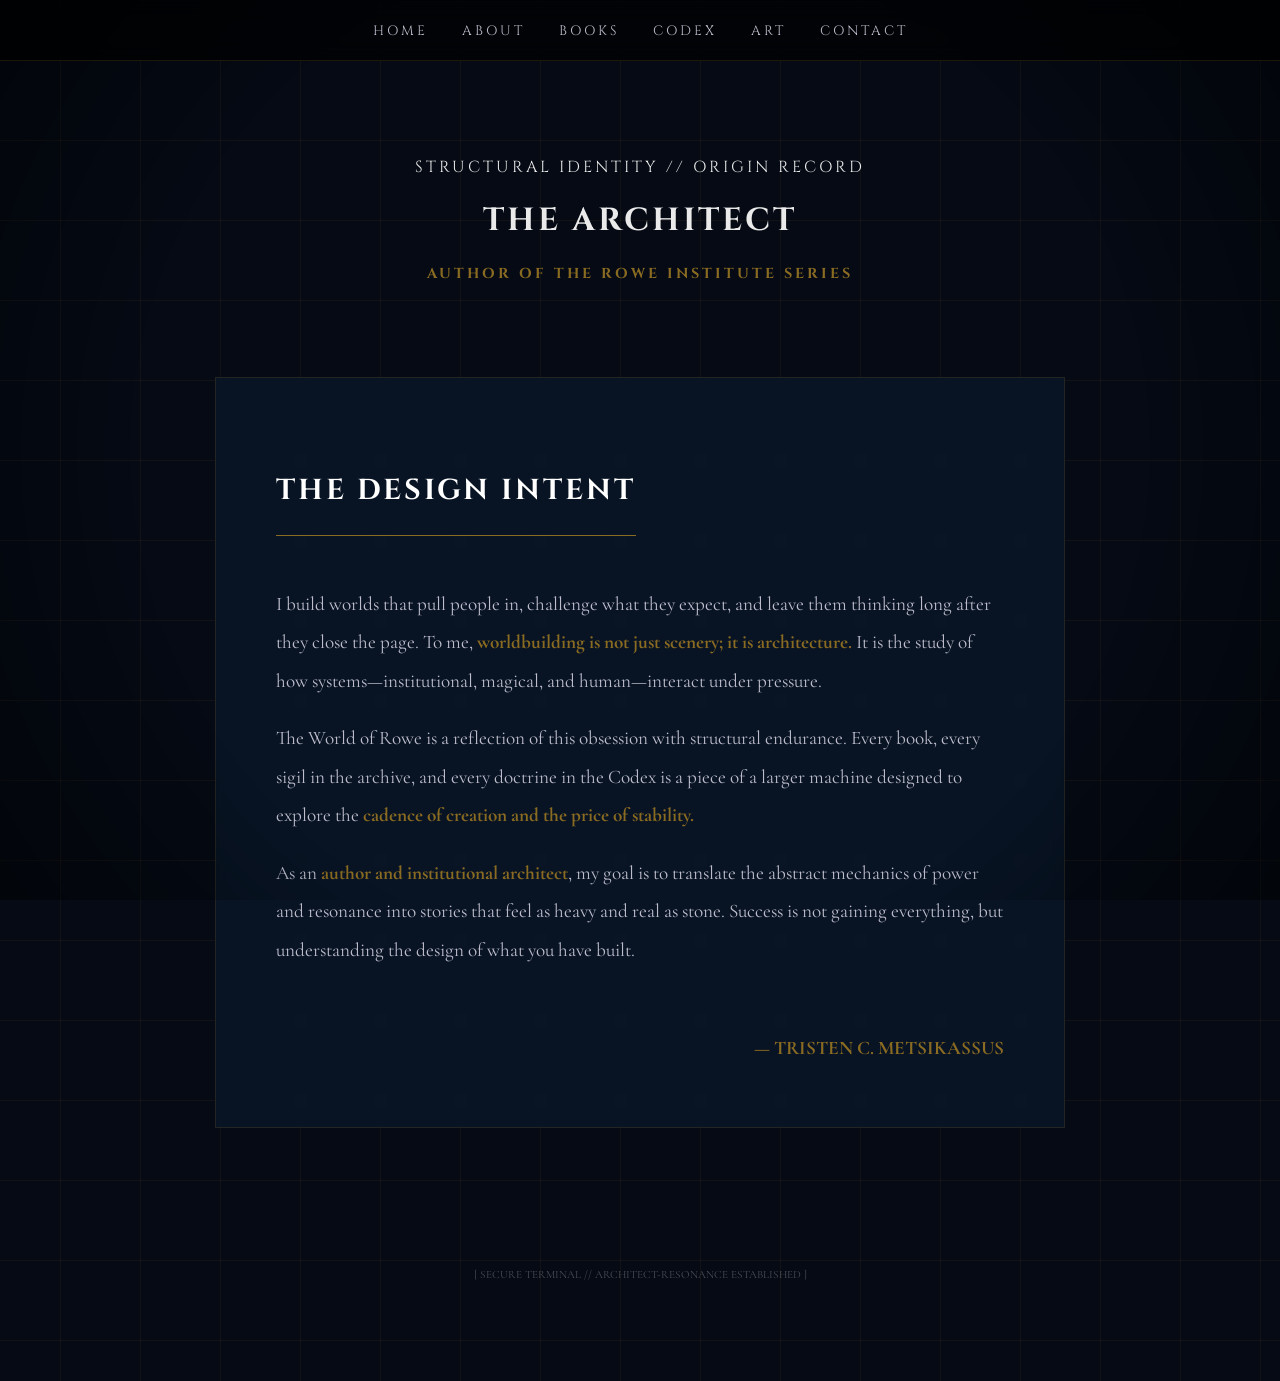
<file: About.html>
<!DOCTYPE html>
<html lang="en">
<head>
    <meta charset="UTF-8">
    <meta name="viewport" content="width=device-width, initial-scale=1.0">
    <title>The Architect | Tristen C. Metsikassus</title>
    <link rel="stylesheet" href="style.css">
    <style>
        header { text-align: center; padding: 140px 20px 40px; }
        .manifesto-container { max-width: 850px; margin: 40px auto; padding: 0 20px; }
        .manifesto-card { padding: 60px; line-height: 2; font-size: 1.2rem; color: var(--subtext); }
        .manifesto-card h2 { color: #fff; font-size: 1.8rem; margin-bottom: 30px; border-bottom: 1px solid var(--gold); padding-bottom: 15px; display: inline-block; }
        .highlight { color: var(--gold); font-weight: bold; }
        .signature { margin-top: 60px; text-align: right; font-weight: bold; color: var(--gold); }
    </style>
</head>
<body>

<nav>
    <a href="index.html">HOME</a>
    <a href="About.html">ABOUT</a>
    <a href="Books.html">BOOKS</a>
    <a href="Codex.html">CODEX</a>
    <a href="Art.html">ART</a>
    <a href="Contact.html">CONTACT</a>
</nav>

<header>
    <p class="subtitle">Structural Identity // Origin Record</p>
        <h1>The Architect</h1>
    <p style="color: var(--gold); font-family: 'Cinzel', serif; letter-spacing: 3px; font-weight: bold; margin-top: 20px; text-transform: uppercase; font-size: 0.9rem;">Author of the Rowe Institute series</p>
</header>

<div class="manifesto-container">
    <div class="manifesto-card card">
        <h2>The Design Intent</h2>
        <p>
            I build worlds that pull people in, challenge what they expect, and leave them thinking long after they close the page. To me, <span class="highlight">worldbuilding is not just scenery; it is architecture.</span> It is the study of how systems—institutional, magical, and human—interact under pressure.
        </p>
        <p>
            The World of Rowe is a reflection of this obsession with structural endurance. Every book, every sigil in the archive, and every doctrine in the Codex is a piece of a larger machine designed to explore the <span class="highlight">cadence of creation and the price of stability.</span>
        </p>
        <p>
            As an <span class="highlight">author and institutional architect</span>, my goal is to translate the abstract mechanics of power and resonance into stories that feel as heavy and real as stone. Success is not gaining everything, but understanding the design of what you have built.
        </p>
        <div class="signature">— TRISTEN C. METSIKASSUS</div>
    </div>
</div>

<footer style="text-align: center; padding: 100px; opacity: 0.3; font-size: 0.7rem;">[ SECURE TERMINAL // ARCHITECT-RESONANCE ESTABLISHED ]</footer>

</body>
</html>
</file>
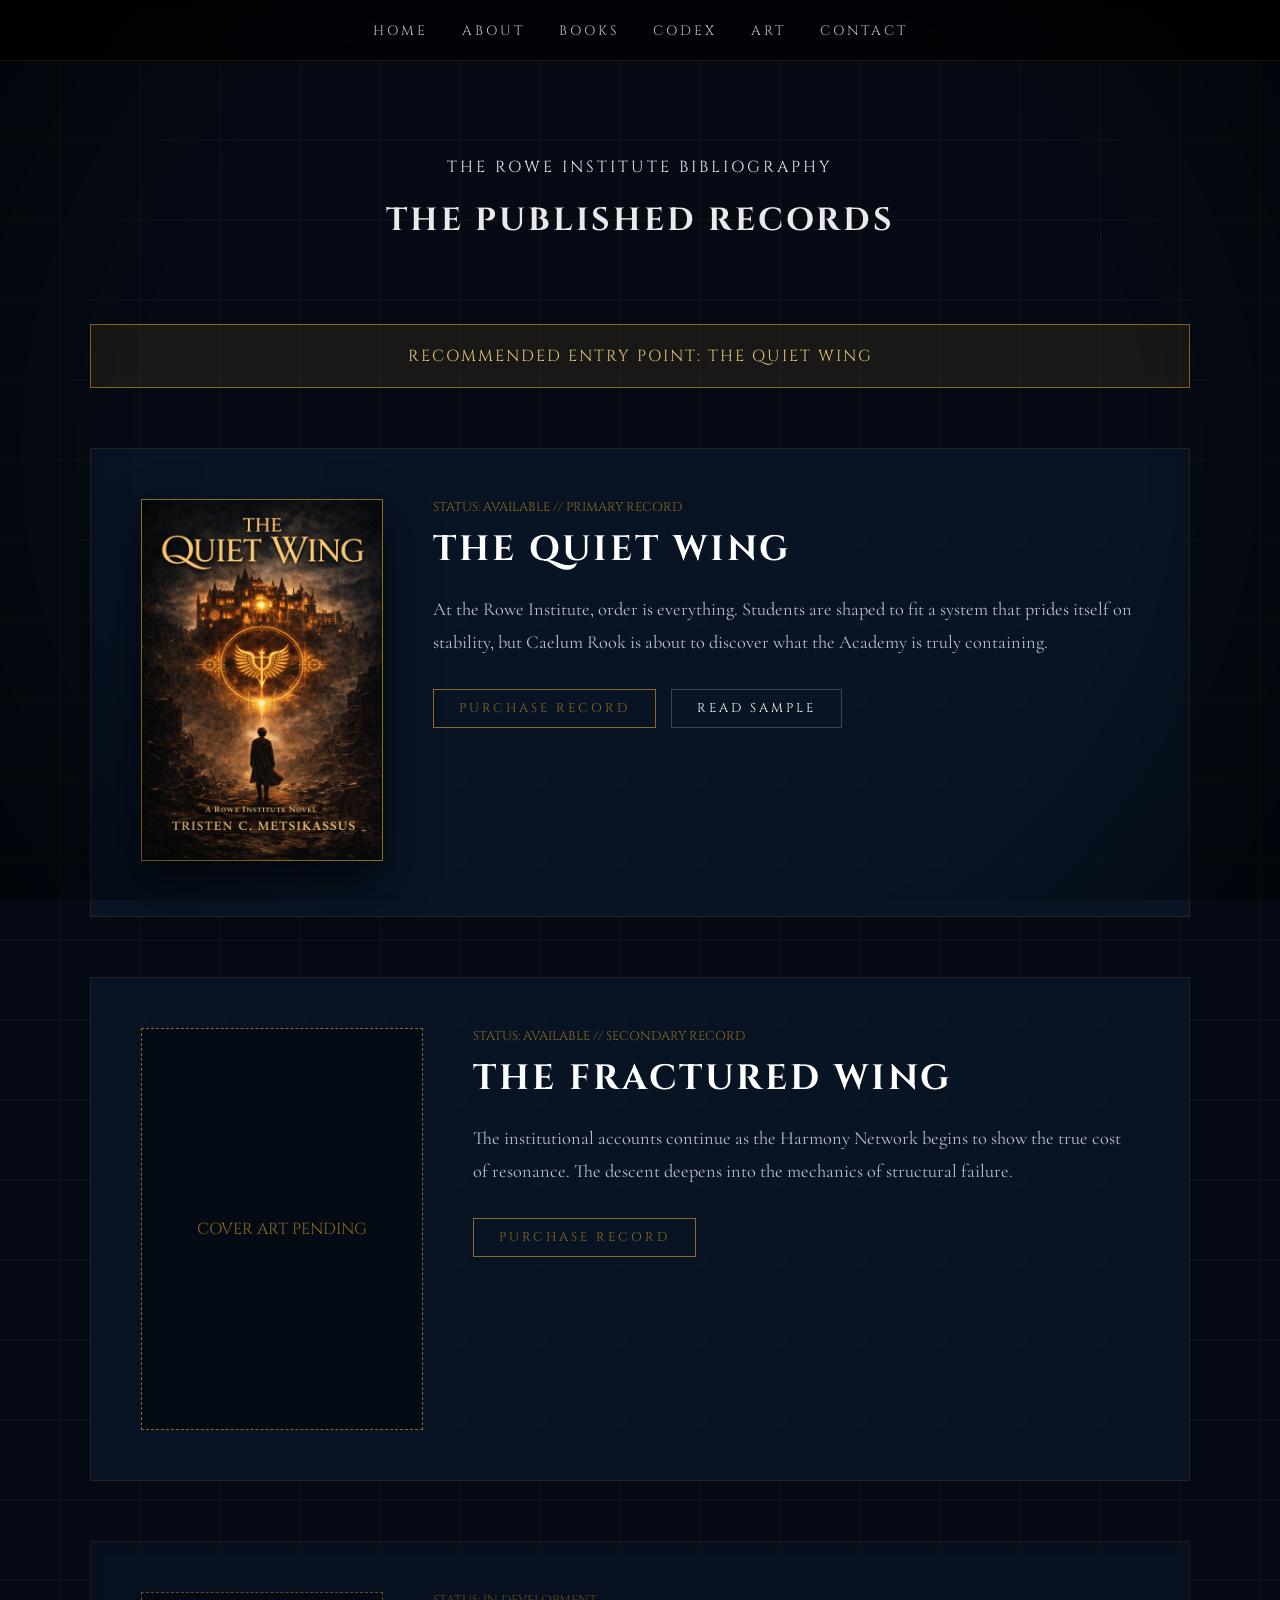
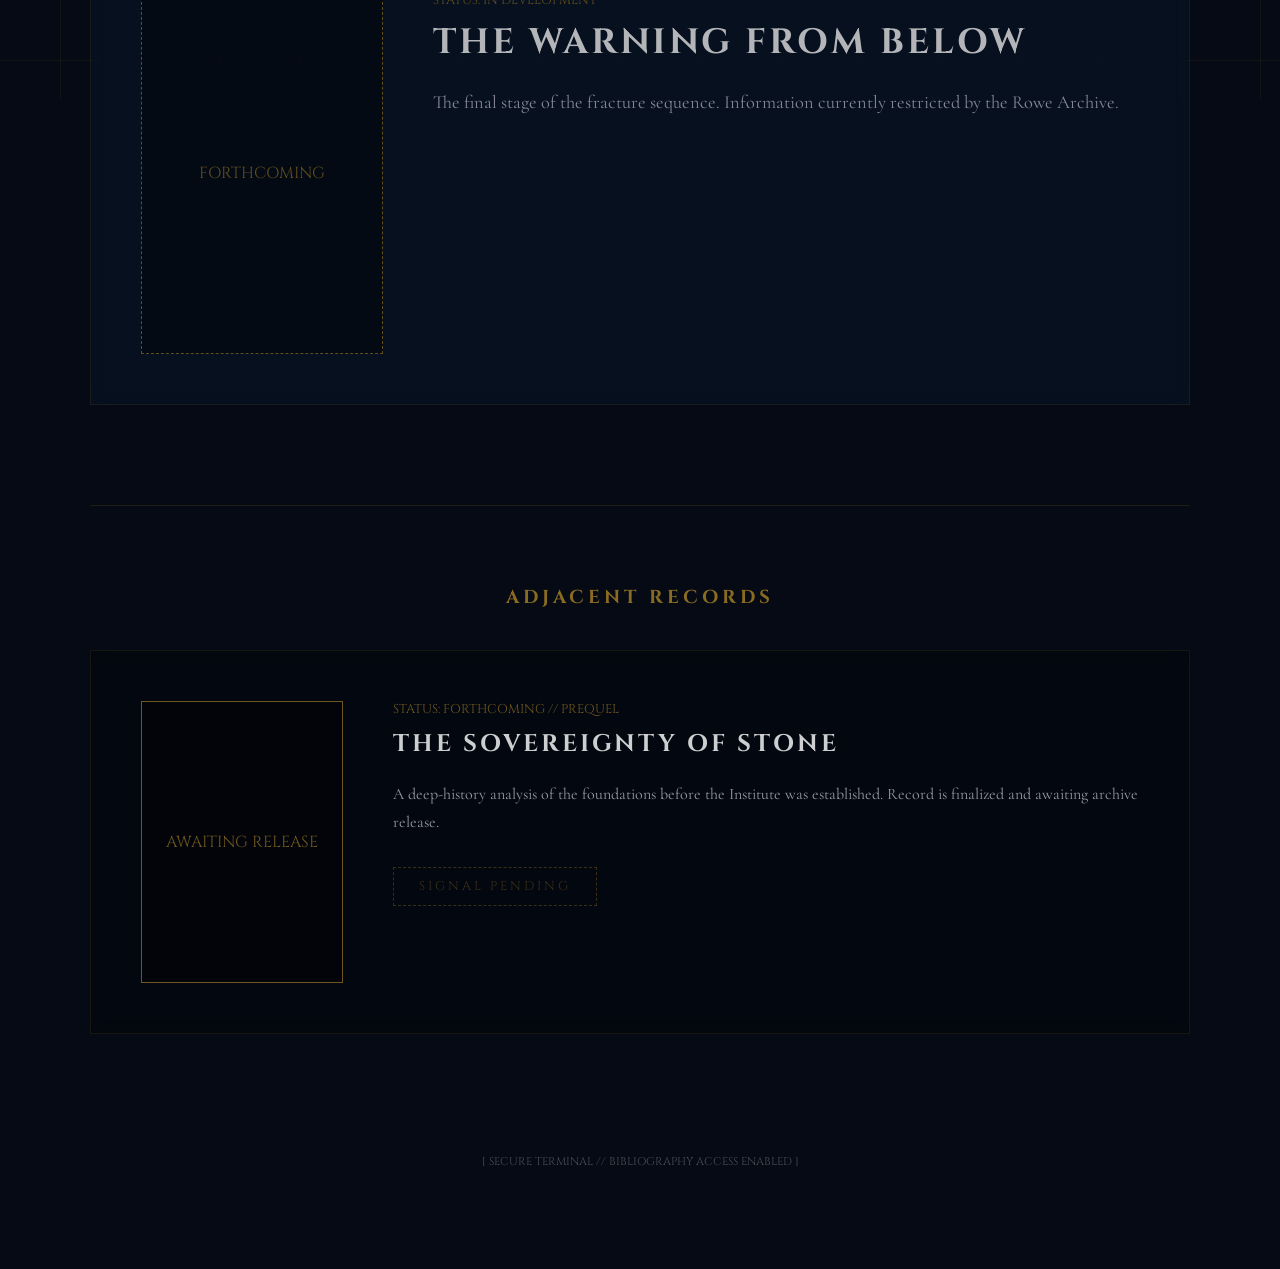
<file: Books.html>
<!DOCTYPE html>
<html lang="en">
<head>
    <meta charset="UTF-8">
    <meta name="viewport" content="width=device-width, initial-scale=1.0">
    <title>The Bibliography | Tristen C. Metsikassus</title>
    <link rel="stylesheet" href="style.css">
    <style>
        header { text-align: center; padding: 140px 20px 40px; }
        .series-container { max-width: 1100px; margin: 0 auto; padding: 20px; }
        .start-here-banner { background: rgba(138, 107, 34, 0.15); border: 1px solid var(--gold); padding: 20px; text-align: center; margin-bottom: 60px; font-family: 'Cinzel', serif; letter-spacing: 2px; color: var(--gold-bright); }
        .book-grid { display: grid; gap: 60px; margin-top: 40px; }
        .book-entry { display: flex; gap: 50px; align-items: flex-start; padding: 50px; background: rgba(11, 25, 44, 0.7); border: 1px solid rgba(138, 107, 34, 0.2); backdrop-filter: blur(8px); }
        .book-cover { flex-shrink: 0; }
        .book-cover img { width: 240px; border: 1px solid var(--gold); box-shadow: 0 20px 40px rgba(0,0,0,0.6); }
        .book-status { font-family: 'Cinzel', serif; color: var(--gold); font-size: 0.8rem; margin-bottom: 10px; display: block; }
        .book-title { font-family: 'Cinzel', serif; font-size: 2.2rem; margin: 0 0 20px 0; color: #fff; }
        .book-description { font-size: 1.15rem; line-height: 1.8; color: var(--subtext); margin-bottom: 30px; }
        .cta-group { display: flex; gap: 15px; flex-wrap: wrap; }
        .adjacent-section { margin-top: 100px; border-top: 1px solid rgba(138, 107, 34, 0.2); padding-top: 60px; }
        .adjacent-title { font-family: 'Cinzel'; text-align: center; color: var(--gold); margin-bottom: 40px; letter-spacing: 4px; }
        @media (max-width: 850px) { .book-entry { flex-direction: column; align-items: center; text-align: center; padding: 30px; } .book-cover img { width: 200px; } }
    </style>
</head>
<body data-ward-intensity="1.00">

<nav>
    <a href="index.html">HOME</a>
    <a href="About.html">ABOUT</a>
    <a href="Books.html">BOOKS</a>
    <a href="Codex.html">CODEX</a>
    <a href="Art.html">ART</a>
    <a href="Contact.html">CONTACT</a>
</nav>

<header>
    <p class="tagline">The Rowe Institute Bibliography</p>
    <h1>The Published Records</h1>
</header>

<div class="series-container">
    <div class="start-here-banner">RECOMMENDED ENTRY POINT: THE QUIET WING</div>

    <div class="book-grid">
        <div class="book-entry">
            <div class="book-cover"><img src="the%20quiet%20wing.png" alt="The Quiet Wing"></div>
            <div class="book-content">
                <span class="book-status">STATUS: AVAILABLE // PRIMARY RECORD</span>
                <h2 class="book-title">The Quiet Wing</h2>
                <p class="book-description">At the Rowe Institute, order is everything. Students are shaped to fit a system that prides itself on stability, but Caelum Rook is about to discover what the Academy is truly containing.</p>
                <div class="cta-group">
                    <a href="https://www.amazon.com/Quiet-Wing-Rowe-Institute-Book-ebook/dp/B0G2XTH33P/" class="btn-link" target="_blank">PURCHASE RECORD</a>
                    <a href="https://www.amazon.com/Quiet-Wing-Rowe-Institute-Book-ebook/dp/B0G2XTH33P/" class="btn-link" style="border-color: rgba(255,255,255,0.2); color: #fff;" target="_blank">READ SAMPLE</a>
                </div>
            </div>
        </div>

        <div class="book-entry">
            <div class="book-cover">
                <div style="width: 240px; height: 360px; background: rgba(0,0,0,0.4); border: 1px dashed var(--gold); display: flex; align-items: center; justify-content: center; color: var(--gold); font-family: 'Cinzel'; text-align: center; padding: 20px;">COVER ART PENDING</div>
            </div>
            <div class="book-content">
                <span class="book-status">STATUS: AVAILABLE // SECONDARY RECORD</span>
                <h2 class="book-title">The Fractured Wing</h2>
                <p class="book-description">The institutional accounts continue as the Harmony Network begins to show the true cost of resonance. The descent deepens into the mechanics of structural failure.</p>
                <div class="cta-group">
                    <a href="https://www.amazon.com/Fractured-Wing-institute-novel-Institute-ebook/dp/B0FTZT8C2B" class="btn-link" target="_blank">PURCHASE RECORD</a>
                </div>
            </div>
        </div>

        <div class="book-entry" style="opacity: 0.7;">
            <div class="book-cover"><div style="width: 240px; height: 360px; background: rgba(0,0,0,0.4); border: 1px dashed var(--gold); display: flex; align-items: center; justify-content: center; color: var(--gold); font-family: 'Cinzel';">FORTHCOMING</div></div>
            <div class="book-content">
                <span class="book-status">STATUS: IN DEVELOPMENT</span>
                <h2 class="book-title">The Warning From Below</h2>
                <p class="book-description">The final stage of the fracture sequence. Information currently restricted by the Rowe Archive.</p>
            </div>
        </div>
    </div>

    <div class="adjacent-section">
        <h3 class="adjacent-title">Adjacent Records</h3>
        <div class="book-entry" style="background: rgba(0,0,0,0.3); opacity: 0.8;">
            <div class="book-cover">
                <div style="width: 180px; height: 260px; background: rgba(0,0,0,0.5); border: 1px solid var(--gold); display: flex; align-items: center; justify-content: center; color: var(--gold); font-family: 'Cinzel'; text-align: center; padding: 10px;">AWAITING RELEASE</div>
            </div>
            <div class="book-content">
                <span class="book-status">STATUS: FORTHCOMING // PREQUEL</span>
                <h2 class="book-title" style="font-size: 1.5rem;">The Sovereignty of Stone</h2>
                <p class="book-description" style="font-size: 1rem;">A deep-history analysis of the foundations before the Institute was established. Record is finalized and awaiting archive release.</p>
                <div class="cta-group"><span class="btn-link" style="opacity: 0.5; cursor: default; border-style: dashed;">SIGNAL PENDING</span></div>
            </div>
        </div>
    </div>
</div>

<footer style="text-align: center; padding: 100px; opacity: 0.3; font-family: 'Cinzel'; font-size: 0.7rem;">[ SECURE TERMINAL // BIBLIOGRAPHY ACCESS ENABLED ]</footer>

</body>
</html>
</file>
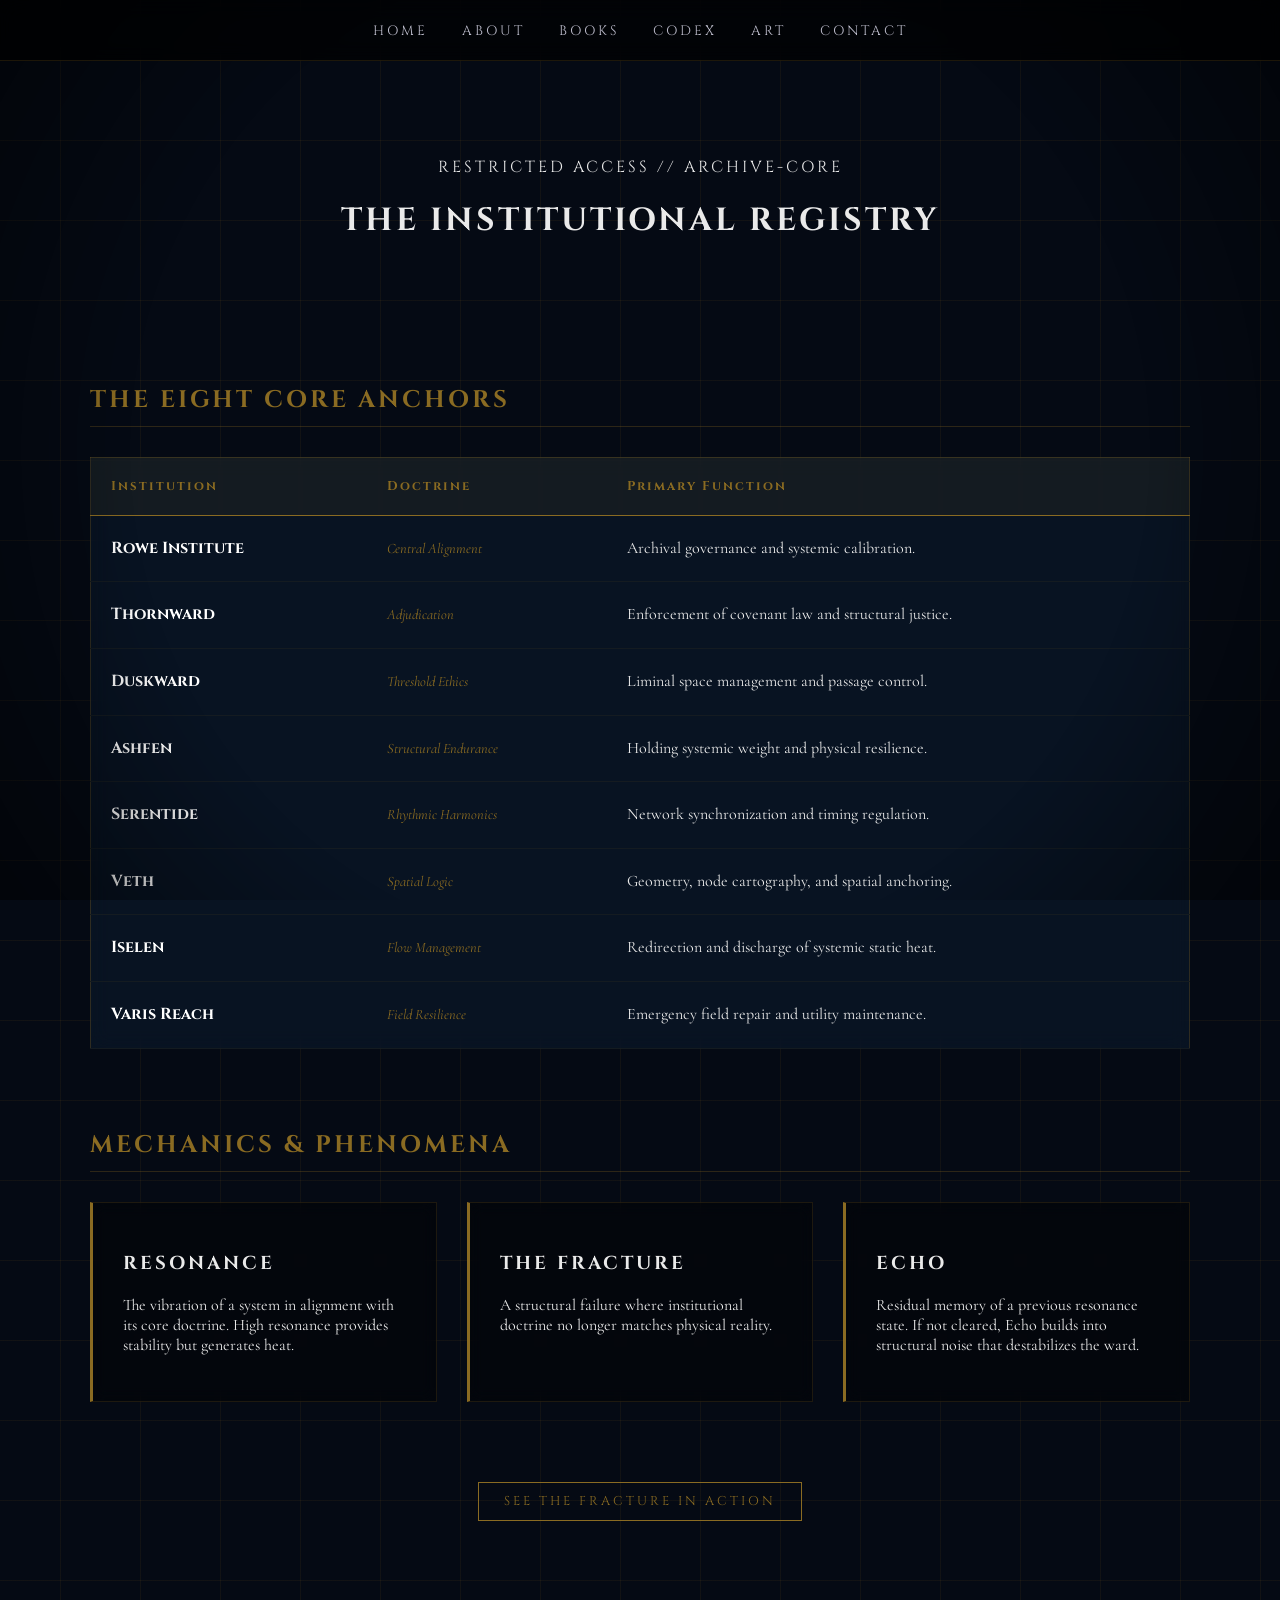
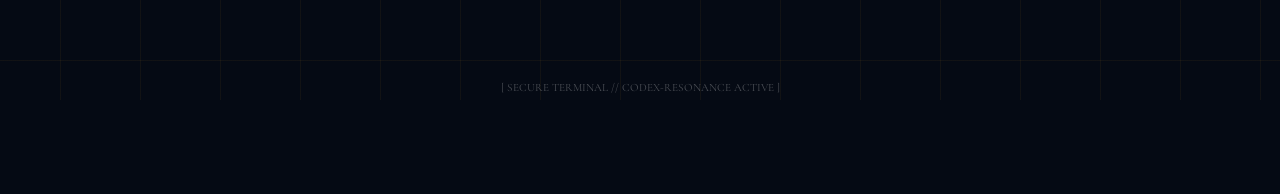
<file: Codex.html>
<!DOCTYPE html>
<html lang="en">
<head>
    <meta charset="UTF-8">
    <meta name="viewport" content="width=device-width, initial-scale=1.0">
    <title>The Registry | The World of Rowe</title>
    <link rel="stylesheet" href="style.css">
    <style>
        header { text-align: center; padding: 140px 20px 40px; }
        .registry-container { max-width: 1100px; margin: 40px auto; padding: 20px; }
        section { margin-bottom: 80px; }
        h2 { color: var(--gold); border-bottom: 1px solid rgba(138, 107, 34, 0.3); padding-bottom: 10px; margin-bottom: 30px; }
        
        /* Reinforced Table Styling */
        .registry-table { 
            width: 100%; border-collapse: collapse; background: rgba(11, 25, 44, 0.6); 
            backdrop-filter: blur(10px); border: 1px solid rgba(138, 107, 34, 0.3); 
        }
        .registry-table th { 
            background: rgba(138, 107, 34, 0.1); color: var(--gold); 
            padding: 20px; text-align: left; border-bottom: 1px solid var(--gold); 
            font-family: 'Cinzel', serif; font-size: 0.8rem; letter-spacing: 2px;
        }
        .registry-table td { padding: 20px; border-bottom: 1px solid rgba(138, 107, 34, 0.1); line-height: 1.6; }
        .inst-name { color: #fff; font-weight: bold; font-family: 'Cinzel', serif; }
        .doctrine { color: var(--gold); font-style: italic; font-size: 0.9rem; }
        
        .mechanics-grid { display: grid; grid-template-columns: repeat(auto-fit, minmax(300px, 1fr)); gap: 30px; }
        .mechanic-card { padding: 30px; background: rgba(0,0,0,0.4); border-left: 3px solid var(--gold); }
    </style>
</head>
<body>

<nav>
    <a href="index.html">HOME</a>
    <a href="About.html">ABOUT</a>
    <a href="Books.html">BOOKS</a>
    <a href="Codex.html">CODEX</a>
    <a href="Art.html">ART</a>
    <a href="Contact.html">CONTACT</a>
</nav>

<header>
    <p class="subtitle">Restricted Access // Archive-Core</p>
    <h1>The Institutional Registry</h1>
</header>

<div class="registry-container">
    <section>
        <h2>The Eight Core Anchors</h2>
        <table class="registry-table">
            <thead>
                <tr><th>Institution</th><th>Doctrine</th><th>Primary Function</th></tr>
            </thead>
            <tbody>
                <tr><td><span class="inst-name">Rowe Institute</span></td><td><span class="doctrine">Central Alignment</span></td><td>Archival governance and systemic calibration.</td></tr>
                <tr><td><span class="inst-name">Thornward</span></td><td><span class="doctrine">Adjudication</span></td><td>Enforcement of covenant law and structural justice.</td></tr>
                <tr><td><span class="inst-name">Duskward</span></td><td><span class="doctrine">Threshold Ethics</span></td><td>Liminal space management and passage control.</td></tr>
                <tr><td><span class="inst-name">Ashfen</span></td><td><span class="doctrine">Structural Endurance</span></td><td>Holding systemic weight and physical resilience.</td></tr>
                <tr><td><span class="inst-name">Serentide</span></td><td><span class="doctrine">Rhythmic Harmonics</span></td><td>Network synchronization and timing regulation.</td></tr>
                <tr><td><span class="inst-name">Veth</span></td><td><span class="doctrine">Spatial Logic</span></td><td>Geometry, node cartography, and spatial anchoring.</td></tr>
                <tr><td><span class="inst-name">Iselen</span></td><td><span class="doctrine">Flow Management</span></td><td>Redirection and discharge of systemic static heat.</td></tr>
                <tr><td><span class="inst-name">Varis Reach</span></td><td><span class="doctrine">Field Resilience</span></td><td>Emergency field repair and utility maintenance.</td></tr>
            </tbody>
        </table>
    </section>

    <section>
        <h2>Mechanics & Phenomena</h2>
        <div class="mechanics-grid">
            <div class="mechanic-card card">
                <h3>Resonance</h3>
                <p>The vibration of a system in alignment with its core doctrine. High resonance provides stability but generates heat.</p>
            </div>
            <div class="mechanic-card card">
                <h3>The Fracture</h3>
                <p>A structural failure where institutional doctrine no longer matches physical reality.</p>
            </div>
            <div class="mechanic-card card">
                <h3>Echo</h3>
                <p>Residual memory of a previous resonance state. If not cleared, Echo builds into structural noise that destabilizes the ward.</p>
            </div>
        </div>
    </section>
    
    <div style="text-align: center; margin-top: 60px;">
        <a href="Books.html" class="btn-link">SEE THE FRACTURE IN ACTION</a>
    </div>
</div>

<footer style="text-align: center; padding: 100px; opacity: 0.3; font-size: 0.7rem;">[ SECURE TERMINAL // CODEX-RESONANCE ACTIVE ]</footer>

</body>
</html>
</file>
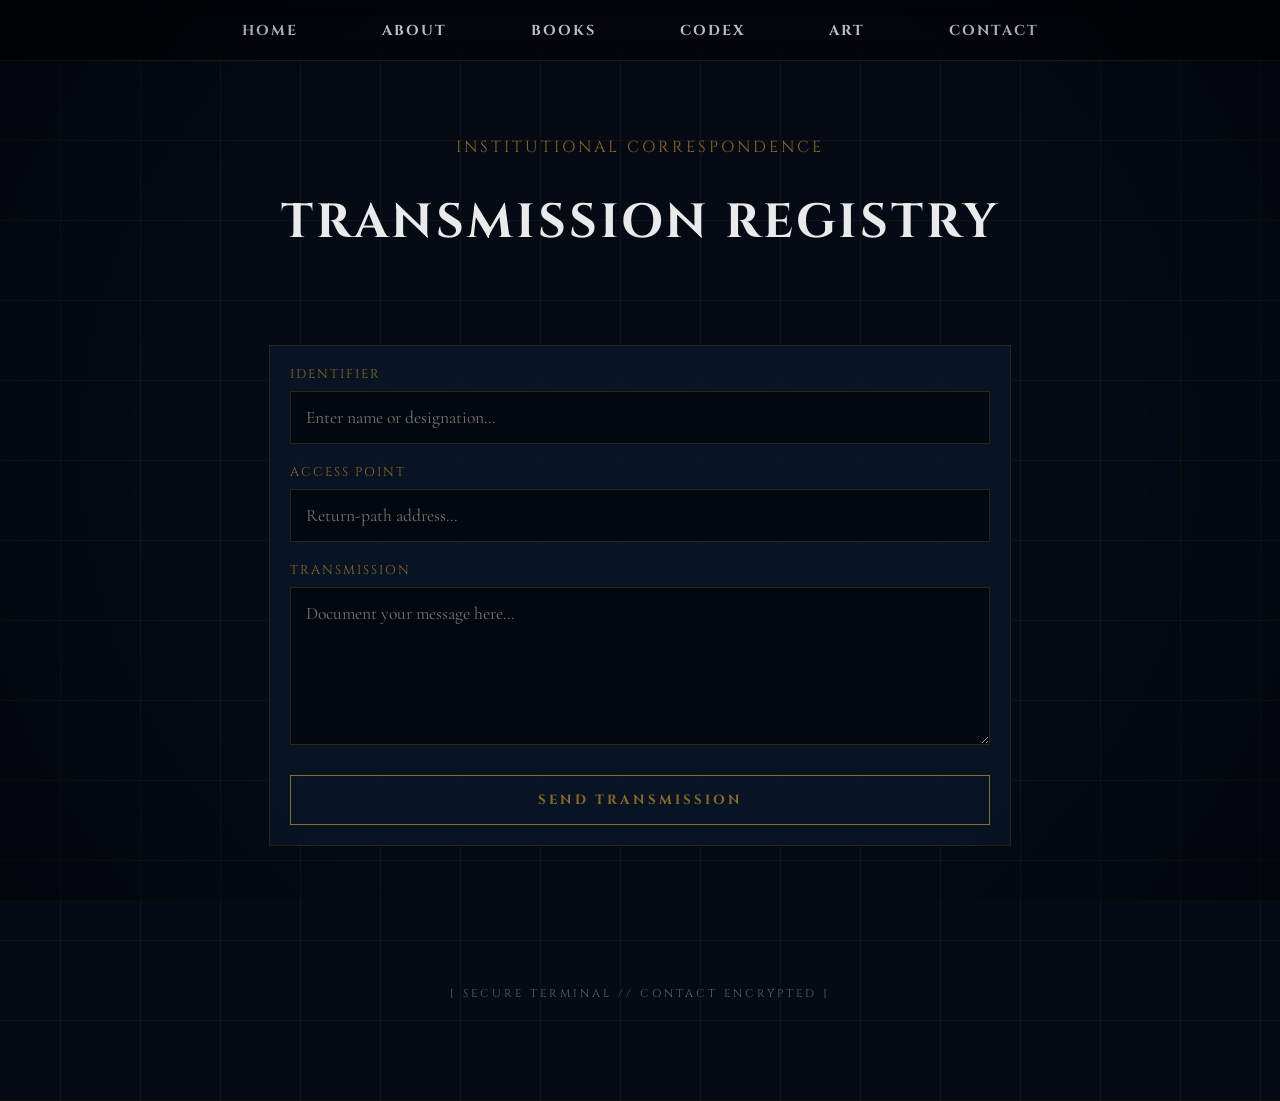
<file: Contact.html>
<!DOCTYPE html>
<html lang="en">
<head>
    <meta charset="UTF-8">
    <meta name="viewport" content="width=device-width, initial-scale=1.0">
    <title>Correspondence | Tristen C. Metsikassus</title>
    <link rel="stylesheet" href="style.css">
    <style>
        header { text-align: center; padding: 120px 20px 40px; }
        h1 { font-size: 3rem; margin-bottom: 10px; }
        .subtitle { color: var(--gold); font-family: 'Cinzel', serif; letter-spacing: 3px; font-size: 1rem; text-transform: uppercase; }

        .contact-container {
            max-width: 700px;
            margin: 40px auto;
            padding: 20px;
        }

        .contact-form {
            display: flex;
            flex-direction: column;
            gap: 20px;
        }

        .form-group {
            display: flex;
            flex-direction: column;
            gap: 8px;
        }

        label {
            font-family: 'Cinzel', serif;
            font-size: 0.8rem;
            letter-spacing: 2px;
            color: var(--gold);
            text-transform: uppercase;
        }

        input, textarea {
            background: rgba(0, 0, 0, 0.6);
            border: 1px solid rgba(138, 107, 34, 0.3);
            padding: 15px;
            color: #ffffff;
            font-family: 'Cormorant Garamond', serif;
            font-size: 1.1rem;
            outline: none;
            transition: all 0.4s ease;
        }

        input:focus, textarea:focus {
            border-color: var(--gold);
            background: rgba(138, 107, 34, 0.05);
            box-shadow: 0 0 15px rgba(138, 107, 34, 0.2);
        }

        .submit-btn {
            background: transparent;
            border: 1px solid var(--gold);
            color: var(--gold);
            padding: 15px;
            font-family: 'Cinzel', serif;
            font-weight: bold;
            letter-spacing: 3px;
            text-transform: uppercase;
            cursor: pointer;
            transition: all 0.4s ease;
            margin-top: 10px;
        }

        .submit-btn:hover {
            background: var(--gold);
            color: #000000;
            box-shadow: 0 0 20px var(--gold);
        }

        /* Navigation Sync */
        nav { text-align: center; position: fixed; top: 0; width: 100%; background: rgba(0,0,0,0.5); backdrop-filter: blur(10px); padding: 20px 0; z-index: 100; border-bottom: 1px solid rgba(138, 107, 34, 0.2); }
        nav ul { list-style: none; padding: 0; margin: 0; }
        nav li { display: inline; margin: 0 25px; }
        nav a { font-family: 'Cinzel', serif; color: var(--subtext); text-decoration: none; font-weight: bold; letter-spacing: 2px; font-size: 0.9rem; }
        nav a:hover { color: var(--gold); }
    </style>
</head>
<body>

<nav>
    <ul>
        <li><a href="index.html">HOME</a></li>
        <li><a href="About.html">ABOUT</a></li>
        <li><a href="Books.html">BOOKS</a></li>
        <li><a href="Codex.html">CODEX</a></li>
        <li><a href="Art.html">ART</a></li>
        <li><a href="Contact.html">CONTACT</a></li>
    </ul>
</nav>

<header>
    <p class="subtitle">Institutional Correspondence</p>
    <h1>Transmission Registry</h1>
</header>

<div class="contact-container card wardline">
    <form class="contact-form">
        <div class="form-group">
            <label for="name">Identifier</label>
            <input type="text" id="name" placeholder="Enter name or designation..." required>
        </div>
        <div class="form-group">
            <label for="email">Access Point</label>
            <input type="email" id="email" placeholder="Return-path address..." required>
        </div>
        <div class="form-group">
            <label for="message">Transmission</label>
            <textarea id="message" rows="6" placeholder="Document your message here..." required></textarea>
        </div>
        <button type="submit" class="submit-btn">Send Transmission</button>
    </form>
</div>

<footer style="text-align: center; padding: 100px 40px; opacity: 0.4; font-size: 0.7rem; letter-spacing: 3px; font-family: 'Cinzel', serif;">
    [ SECURE TERMINAL // CONTACT ENCRYPTED ]
</footer>

</body>
</html>
</file>
<file: style.css>
@import url('https://fonts.googleapis.com/css2?family=Cinzel:wght@400;700&family=Cormorant+Garamond:ital,wght@0,400;0,600;1,400&display=swap');

:root {
    --midnight: #050a14;   
    --gold: #8a6b22;
    --gold-bright: #e1c57a;
    --text: #eaeaea;
    --subtext: #bdbdcc;
}

body {
    margin: 0;
    font-family: 'Cormorant Garamond', serif;
    background-color: var(--midnight);
    color: var(--text);
    min-height: 100vh;
    overflow-x: hidden;
}

/* THE BACKGROUND WARD GRID */
body::before {
    content: "";
    position: fixed;
    top: -100px; left: -100px; width: 200%; height: 200%;
    z-index: -1;
    background-image: 
        linear-gradient(rgba(138, 107, 34, 0.1) 1px, transparent 1px),
        linear-gradient(90deg, rgba(138, 107, 34, 0.1) 1px, transparent 1px);
    background-size: 80px 80px;
    animation: wardDrift 80s linear infinite, wardPulse 10s ease-in-out infinite alternate;
}

@keyframes wardDrift {
    0% { transform: translate(0, 0); }
    100% { transform: translate(80px, 80px); }
}

@keyframes wardPulse {
    0% { opacity: 0.2; }
    50% { opacity: 0.5; }
    100% { opacity: 0.2; }
}

/* SCREEN VIGNETTE */
body::after {
    content: "";
    position: fixed;
    top: 0; left: 0; width: 100%; height: 100%;
    pointer-events: none;
    background: radial-gradient(circle, transparent 65%, rgba(0,0,0,0.5) 100%);
    z-index: 999;
}

/* NAVIGATION */
nav { 
    text-align: center; position: fixed; top: 0; width: 100%; 
    background: rgba(0,0,0,0.7); backdrop-filter: blur(10px); 
    padding: 20px 0; z-index: 1000; border-bottom: 1px solid rgba(138, 107, 34, 0.2); 
}
nav a { color: var(--subtext); text-decoration: none; margin: 0 15px; font-size: 0.85rem; letter-spacing: 2px; transition: 0.3s; }
nav a:hover { color: var(--gold-bright); }

/* SHARED COMPONENTS */
.card, .threshold-plate, .featured-panel {
    background: rgba(11, 25, 44, 0.7);
    border: 1px solid rgba(138, 107, 34, 0.2);
    backdrop-filter: blur(8px);
    transition: all 0.5s ease;
}

.btn-link {
    display: inline-block;
    border: 1px solid var(--gold);
    color: var(--gold);
    text-decoration: none;
    padding: 10px 25px;
    font-size: 0.8rem;
    letter-spacing: 2px;
    transition: 0.3s;
    cursor: pointer;
    background: transparent;
}

.btn-link:hover { background: var(--gold); color: white; }

/* --- THE MOBILE SHIELD --- */
@media (max-width: 768px) {
    header h1 { font-size: 2.2rem !important; }
    nav a { margin: 0 5px; font-size: 0.7rem; }
    .featured-panel { flex-direction: column; text-align: center; }
}

/* GLOBAL TYPOGRAPHY */
h1, h2, h3, nav a, .btn-link, .tagline, .subtitle, .book-title { 
    font-family: 'Cinzel', serif !important; 
    text-transform: uppercase; 
    letter-spacing: 3px; 
}
</file>
